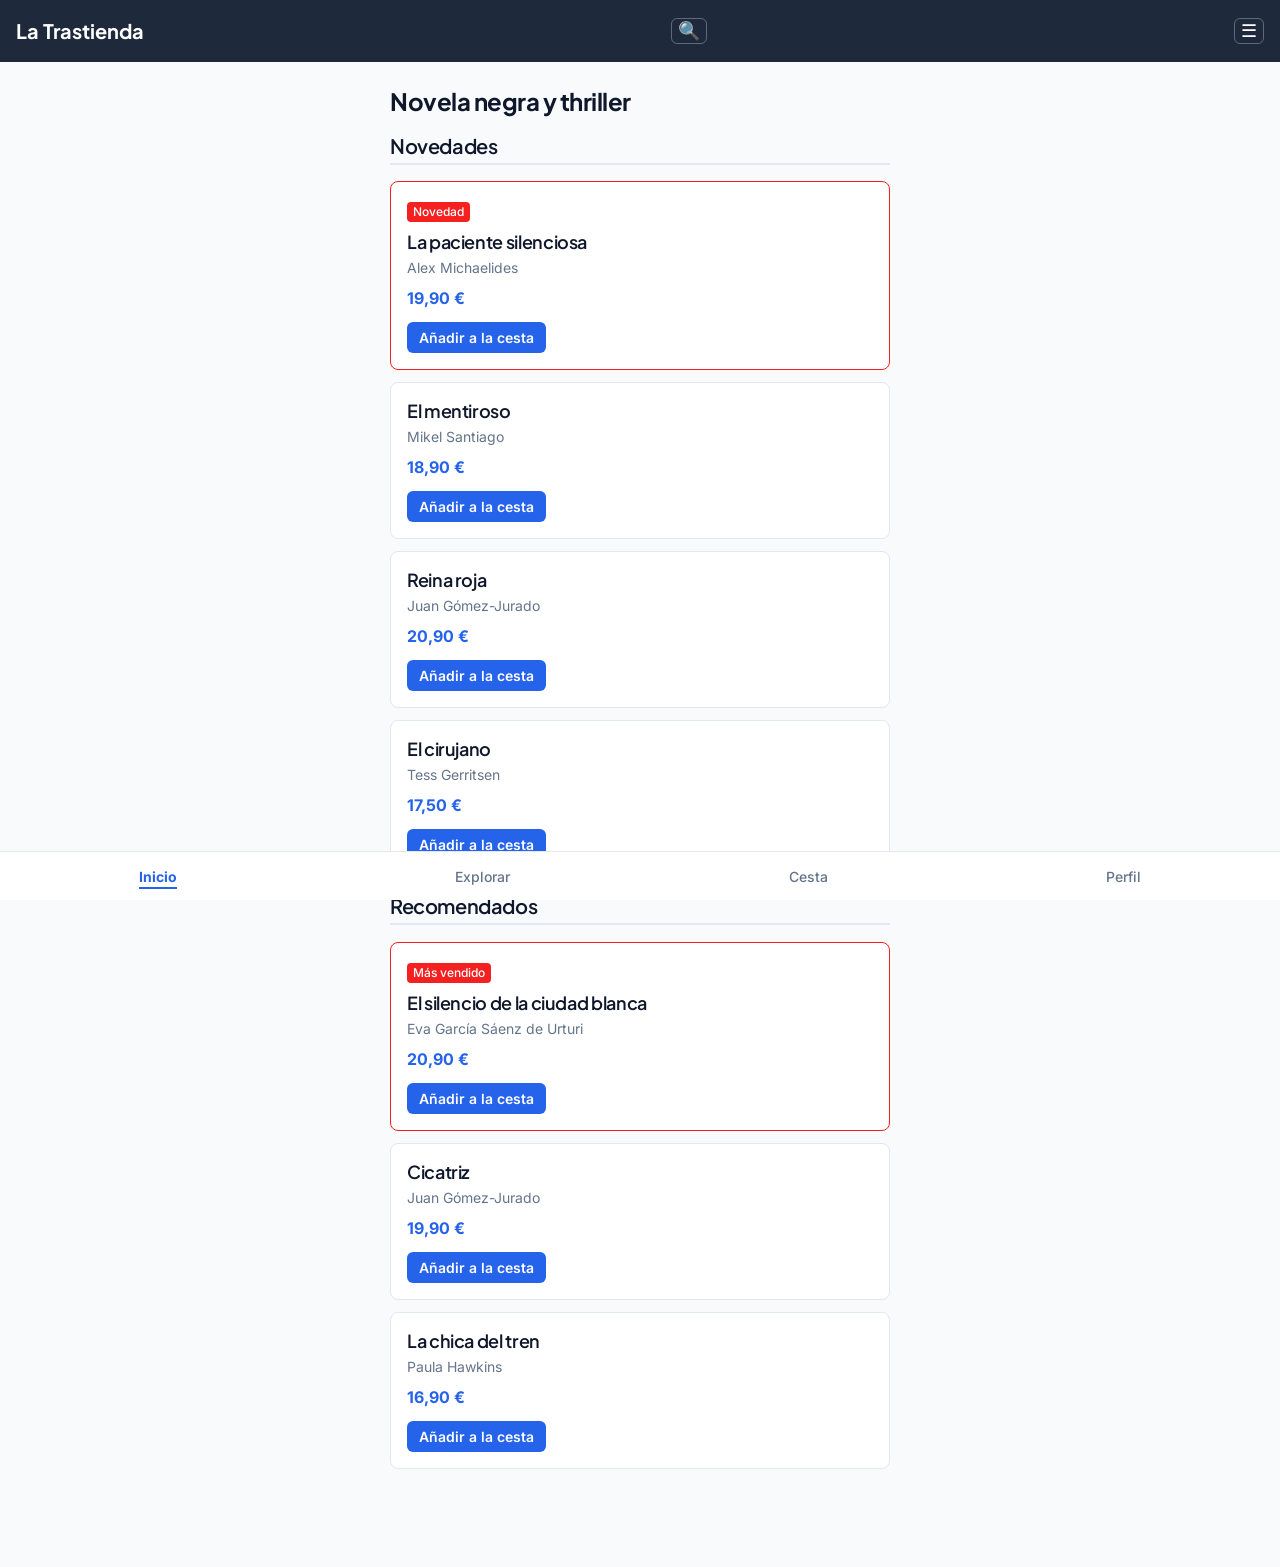
<file: trastienda-ud4/index.html>
<!doctype html>
<html lang="es">
  <head>
    <meta charset="UTF-8" />
    <meta name="viewport" content="width=device-width, initial-scale=1.0" />
    <title>La Trastienda - Inicio</title>
    <link rel="preconnect" href="https://fonts.googleapis.com" />
    <link rel="preconnect" href="https://fonts.gstatic.com" crossorigin />
    <link
      href="https://fonts.googleapis.com/css2?family=Inter:wght@400;500;600;700&family=Plus+Jakarta+Sans:wght@600;700&display=swap"
      rel="stylesheet"
    />
    <link rel="stylesheet" href="css/style.css" />
  </head>
  <body>
    <header>
      <a href="index.html">La Trastienda</a>
      <button type="button" aria-label="Buscar">🔍</button>
      <button type="button" aria-label="Abrir menú">☰</button>
    </header>

    <main>
      <h1>Novela negra y thriller</h1>

      <section>
        <h2>Novedades</h2>
        <article class="card">
          <span class="badge">Novedad</span>
          <h3 class="card-title">
            <a href="detalle.html">La paciente silenciosa</a>
          </h3>
          <p class="card-author">Alex Michaelides</p>
          <p class="card-price">19,90 €</p>
          <button type="button" class="btn-buy">Añadir a la cesta</button>
        </article>
        <article class="card">
          <span class="badge"></span>
          <h3 class="card-title"><a href="detalle.html">El mentiroso</a></h3>
          <p class="card-author">Mikel Santiago</p>
          <p class="card-price">18,90 €</p>
          <button type="button" class="btn-buy">Añadir a la cesta</button>
        </article>
        <article class="card">
          <h3 class="card-title"><a href="detalle.html">Reina roja</a></h3>
          <p class="card-author">Juan Gómez-Jurado</p>
          <p class="card-price">20,90 €</p>
          <button type="button" class="btn-buy">Añadir a la cesta</button>
        </article>
        <article class="card">
          <h3 class="card-title"><a href="detalle.html">El cirujano</a></h3>
          <p class="card-author">Tess Gerritsen</p>
          <p class="card-price">17,50 €</p>
          <button type="button" class="btn-buy">Añadir a la cesta</button>
        </article>
      </section>

      <section>
        <h2>Recomendados</h2>
        <article class="card">
          <span class="badge">Más vendido</span>
          <h3 class="card-title">
            <a href="detalle.html">El silencio de la ciudad blanca</a>
          </h3>
          <p class="card-author">Eva García Sáenz de Urturi</p>
          <p class="card-price">20,90 €</p>
          <button type="button" class="btn-buy">Añadir a la cesta</button>
        </article>
        <article class="card">
          <h3 class="card-title"><a href="detalle.html">Cicatriz</a></h3>
          <p class="card-author">Juan Gómez-Jurado</p>
          <p class="card-price">19,90 €</p>
          <button type="button" class="btn-buy">Añadir a la cesta</button>
        </article>
        <article class="card">
          <h3 class="card-title">
            <a href="detalle.html">La chica del tren</a>
          </h3>
          <p class="card-author">Paula Hawkins</p>
          <p class="card-price">16,90 €</p>
          <button type="button" class="btn-buy">Añadir a la cesta</button>
        </article>
      </section>
    </main>

    <nav aria-label="Secciones de la app">
      <ul>
        <li><a href="index.html" aria-current="page">Inicio</a></li>
        <li><a href="explorar.html">Explorar</a></li>
        <li><a href="carrito.html">Cesta</a></li>
        <li><a href="perfil.html">Perfil</a></li>
      </ul>
    </nav>
  </body>
</html>
</file>
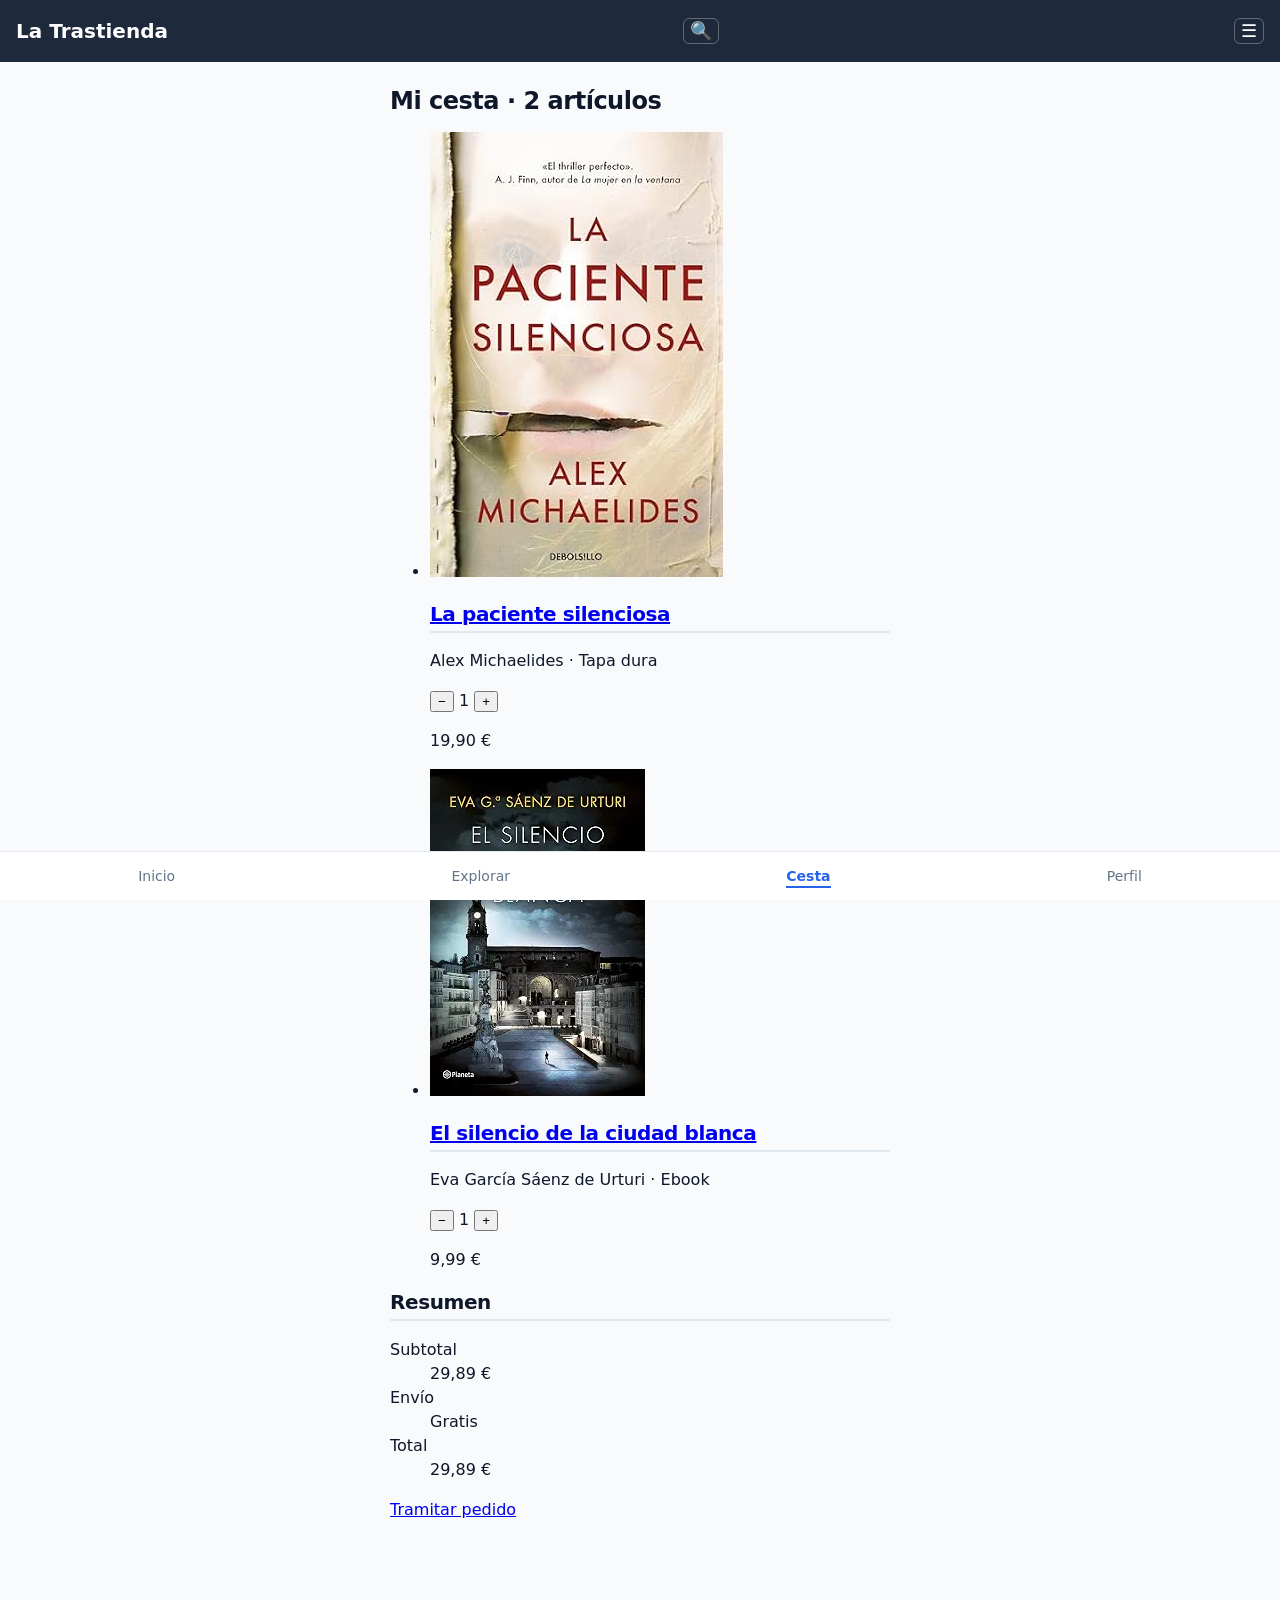
<file: trastienda-ud4/carrito.html>
<!doctype html>
<html lang="es">
  <head>
    <meta charset="UTF-8" />
    <meta name="viewport" content="width=device-width, initial-scale=1.0" />
    <title>La Trastienda - Mi Cesta</title>
    <link rel="stylesheet" href="css/style.css" />
  </head>
  <body>
    <header>
      <a href="index.html">La Trastienda</a>
      <button type="button" aria-label="Buscar">🔍</button>
      <button type="button" aria-label="Abrir menú">☰</button>
    </header>

    <main>
      <h1>Mi cesta · 2 artículos</h1>

      <section aria-label="Artículos en la cesta">
        <ul>
          <li>
            <img
              src="img/la paciente.jpg"
              alt="Portada de La paciente silenciosa"
            />
            <div>
              <h2><a href="detalle.html">La paciente silenciosa</a></h2>
              <p>Alex Michaelides · Tapa dura</p>
              <div>
                <button
                  type="button"
                  aria-label="Reducir cantidad de La paciente silenciosa"
                >
                  −
                </button>
                <span>1</span>
                <button
                  type="button"
                  aria-label="Aumentar cantidad de La paciente silenciosa"
                >
                  +
                </button>
              </div>
            </div>
            <p>19,90 €</p>
          </li>
          <li>
            <img
              src="img/el silencio.jpg"
              alt="Portada de El silencio de la ciudad blanca"
            />
            <div>
              <h2>
                <a href="detalle.html">El silencio de la ciudad blanca</a>
              </h2>
              <p>Eva García Sáenz de Urturi · Ebook</p>
              <div>
                <button
                  type="button"
                  aria-label="Reducir cantidad de El silencio de la ciudad blanca"
                >
                  −
                </button>
                <span>1</span>
                <button
                  type="button"
                  aria-label="Aumentar cantidad de El silencio de la ciudad blanca"
                >
                  +
                </button>
              </div>
            </div>
            <p>9,99 €</p>
          </li>
        </ul>
      </section>

      <section aria-label="Resumen del pedido">
        <h2>Resumen</h2>
        <dl>
          <dt>Subtotal</dt>
          <dd>29,89 €</dd>

          <dt>Envío</dt>
          <dd>Gratis</dd>

          <dt>Total</dt>
          <dd>29,89 €</dd>
        </dl>

        <a href="#">Tramitar pedido</a>
      </section>
    </main>

    <nav aria-label="Secciones de la app">
      <ul>
        <li><a href="index.html">Inicio</a></li>
        <li><a href="explorar.html">Explorar</a></li>
        <li><a href="carrito.html" aria-current="page">Cesta</a></li>
        <li><a href="perfil.html">Perfil</a></li>
      </ul>
    </nav>
  </body>
</html>
</file>
<file: trastienda-ud4/css/style.css>
:root {
  /* Tokens primitivos de color */
  --color-primary-50: #eff6ff;
  --color-primary-100: #dbeafe;
  --color-primary-200: #bfdbfe;
  --color-primary-300: #93c5fd;
  --color-primary-400: #60a5fa;
  --color-primary-500: #2563eb;
  --color-primary-600: #1d4ed8;
  --color-primary-700: #1d40af;
  --color-primary-800: #1e3a8a;
  --color-primary-900: #172554;

  --color-neutral-50: #f8fafc;
  --color-neutral-100: #f1f5f9;
  --color-neutral-200: #e2e8f0;
  --color-neutral-300: #cbd5e1;
  --color-neutral-400: #94a3b8;
  --color-neutral-500: #64748b;
  --color-neutral-600: #475569;
  --color-neutral-700: #334155;
  --color-neutral-800: #1e293b;
  --color-neutral-900: #0f172a;

  --color-accent-oklch: oklch(0.62 0.24 28);

  /* Tokens semánticos de interfaz */
  --bg-page: var(--color-neutral-50);
  --bg-card: #ffffff;
  --text-main: var(--color-neutral-900);
  --text-muted: var(--color-neutral-500);
  --border-subtle: var(--color-neutral-200);
  --brand: var(--color-primary-500);
  --brand-hover: var(--color-primary-600);
  --radius-md: 8px;

  /* Tokens de tipografía (Sesión 05) */
  --font-body:
    "Inter", system-ui, -apple-system, BlinkMacSystemFont, "Segoe UI", Roboto,
    sans-serif;
  --font-display: "Plus Jakarta Sans", system-ui, -apple-system, sans-serif;

  /* Escala tipográfica (Figma UD1) */
  --text-xs: 0.75rem; /* 12px - Caption */
  --text-sm: 0.875rem; /* 14px - Body Small */
  --text-base: 1rem; /* 16px - Body */
  --text-lg: 1.125rem; /* 18px - H3 */
  --text-xl: 1.25rem; /* 20px - H2 */
  --text-2xl: 1.5rem; /* 24px - H1 */
  --text-3xl: 1.875rem; /* 30px - Display */
}

body {
  font-family: var(--font-body);
  font-size: var(--text-base);
  font-weight: 400;
  background-color: var(--bg-page);
  color: var(--text-main);
  margin: 0;
  padding: 0;
  padding-bottom: 70px;
  line-height: 1.5;
}

header {
  background-color: var(--color-neutral-800);
  color: #ffffff;
  padding: 1rem;
  display: flex;
  align-items: center;
  justify-content: space-between;

  > a {
    font-family: var(--font-display);
    color: inherit;
    font-weight: 700;
    font-size: var(--text-xl);
    text-decoration: none;
  }

  button[aria-label] {
    background: transparent;
    border: 1px solid rgba(255, 255, 255, 0.3);
    border-radius: 6px;
    color: inherit;
    font-size: var(--text-lg);
    cursor: pointer;
  }
}

main {
  padding: 1rem;
  max-width: 500px;
  min-height: 100dvh;
  margin: 0 auto;
}

h1,
h2,
h3 {
  font-family: var(--font-display);
  line-height: 1.2;
  letter-spacing: -0.02em;
  text-wrap: balance;
}

h1 {
  font-size: var(--text-2xl);
  font-weight: 700;
  line-height: 1.25;
  margin-block: 0.5rem 1rem;
}

h2 {
  font-size: var(--text-xl);
  font-weight: 600;
  line-height: 1.3;
  border-bottom: 2px solid var(--border-subtle);
  padding-bottom: 0.25rem;
}

p {
  max-width: 65ch;
}

.badge {
  display: inline-block;
  background-color: var(--color-accent-oklch);
  color: #ffffff;
  font-size: var(--text-xs);
  font-weight: 500;
  line-height: 1.3;
  padding: 0.2em 0.5em;
  border-radius: 4px;
  margin-bottom: 0.5rem;

  &:empty {
    display: none;
  }
}

article.card {
  background-color: var(--bg-card);
  border: 1px solid var(--border-subtle);
  border-radius: var(--radius-md);
  padding: 1rem;
  margin-bottom: 0.75rem;

  &:hover {
    border-color: var(--brand);
  }

  &:has(.badge:not(:empty)) {
    border-color: var(--color-accent-oklch);
  }

  .card-title {
    margin: 0 0 0.25rem 0;
    font-size: var(--text-lg);
    font-weight: 600;
    line-height: 1.35;
    color: var(--text-main);

    a {
      color: inherit;
      text-decoration: none;

      &:hover {
        color: var(--brand);
        text-decoration: underline;
      }
    }
  }

  .card-author {
    margin: 0 0 0.5rem 0;
    font-size: var(--text-sm);
    line-height: 1.4;
    color: var(--text-muted);
  }

  .card-price {
    margin: 0 0 0.75rem 0;
    font-size: var(--text-base);
    font-weight: 700;
    color: var(--brand);
  }

  .btn-buy {
    background-color: var(--brand);
    color: #ffffff;
    border: none;
    border-radius: 6px;
    padding: 0.5em 0.85em;
    font-family: var(--font-body);
    font-size: var(--text-sm);
    font-weight: 600;
    cursor: pointer;

    &:hover {
      background-color: var(--brand-hover);
    }
  }
}

nav {
  position: fixed;
  bottom: 0;
  left: 0;
  right: 0;
  background-color: var(--bg-card);
  border-top: 1px solid var(--border-subtle);
  z-index: 100;

  ul {
    list-style: none;
    padding: 0.75rem 0;
    margin: 0;
    display: flex;
    justify-content: space-around;
  }

  a {
    color: var(--text-muted);
    font-size: var(--text-sm);
    font-weight: 500;
    line-height: 1.4;
    text-decoration: none;

    &[aria-current="page"] {
      color: var(--brand);
      font-weight: 700;
      border-bottom: 2px solid var(--brand);
      padding-bottom: 2px;
    }

    &:hover {
      color: var(--text-main);
    }

    &:focus-visible {
      outline: 2px solid var(--brand);
      outline-offset: 2px;
      border-radius: 4px;
    }
  }
}
</file>
